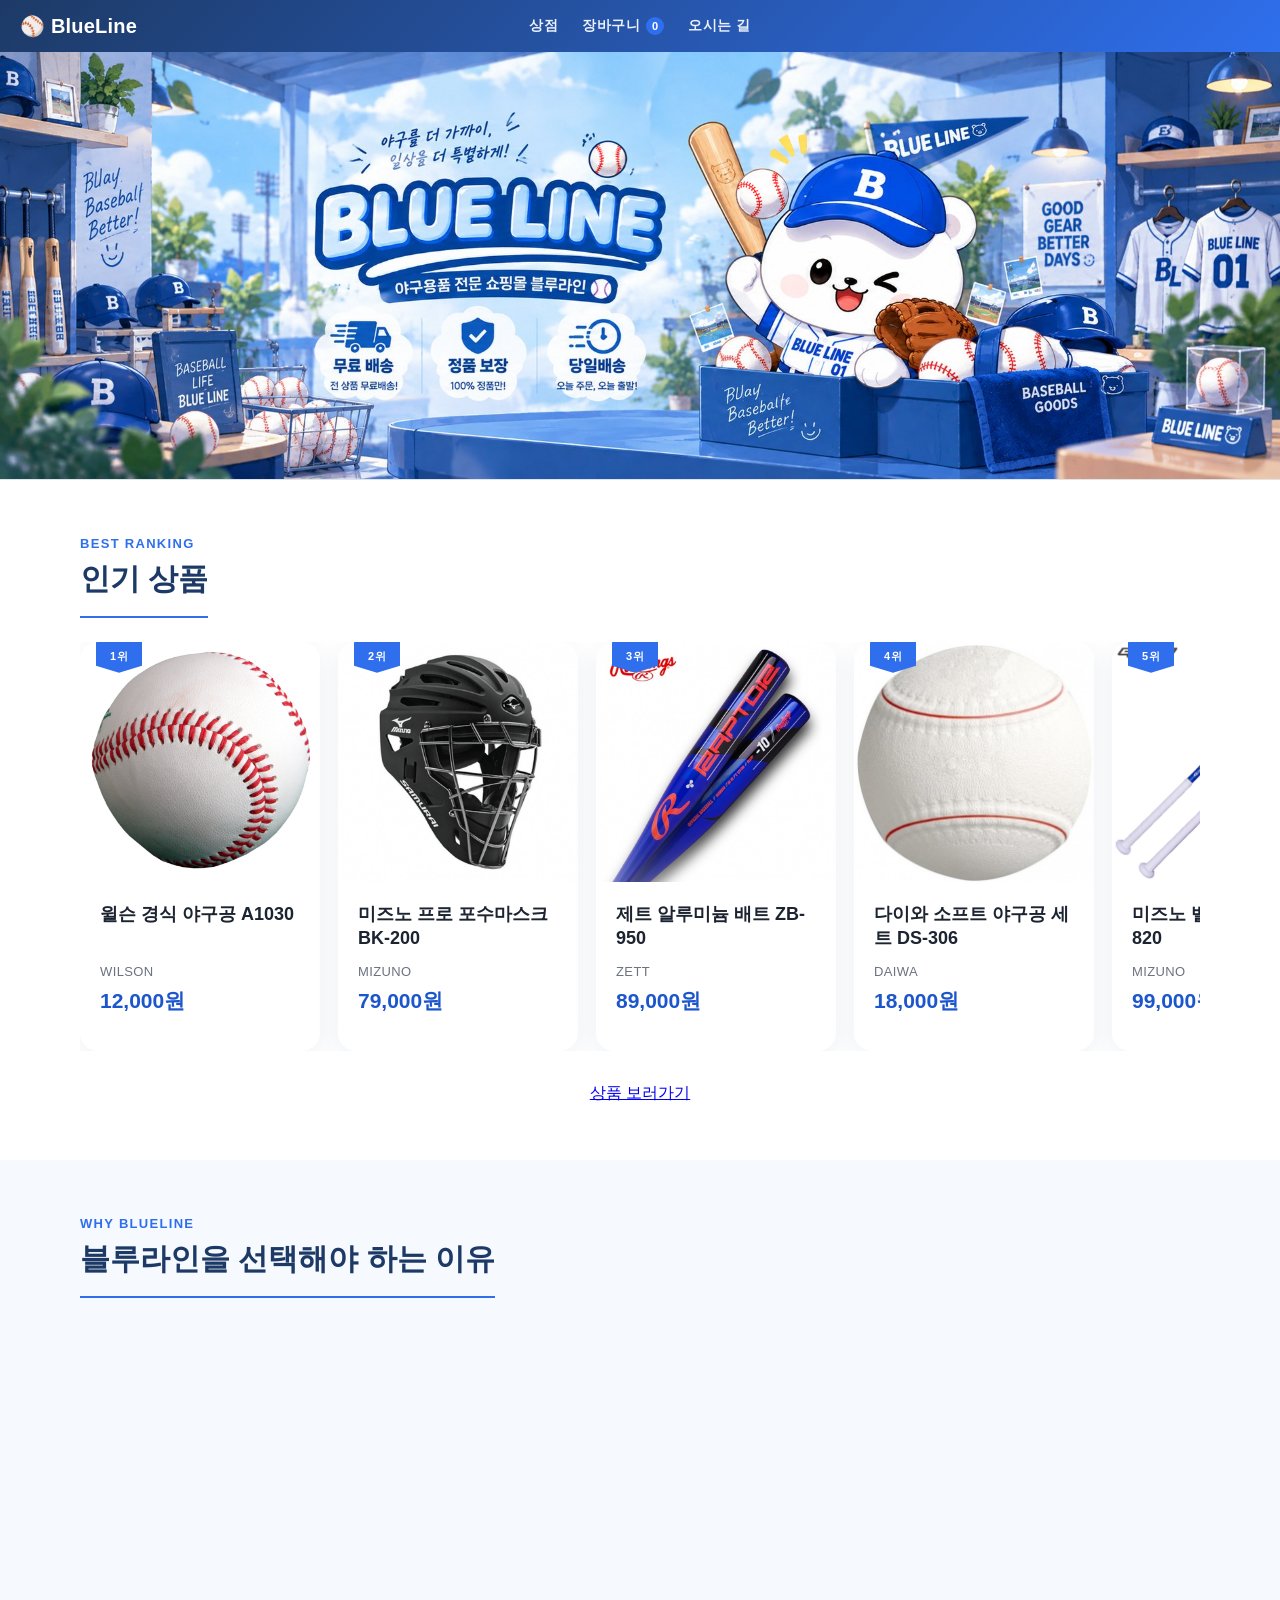
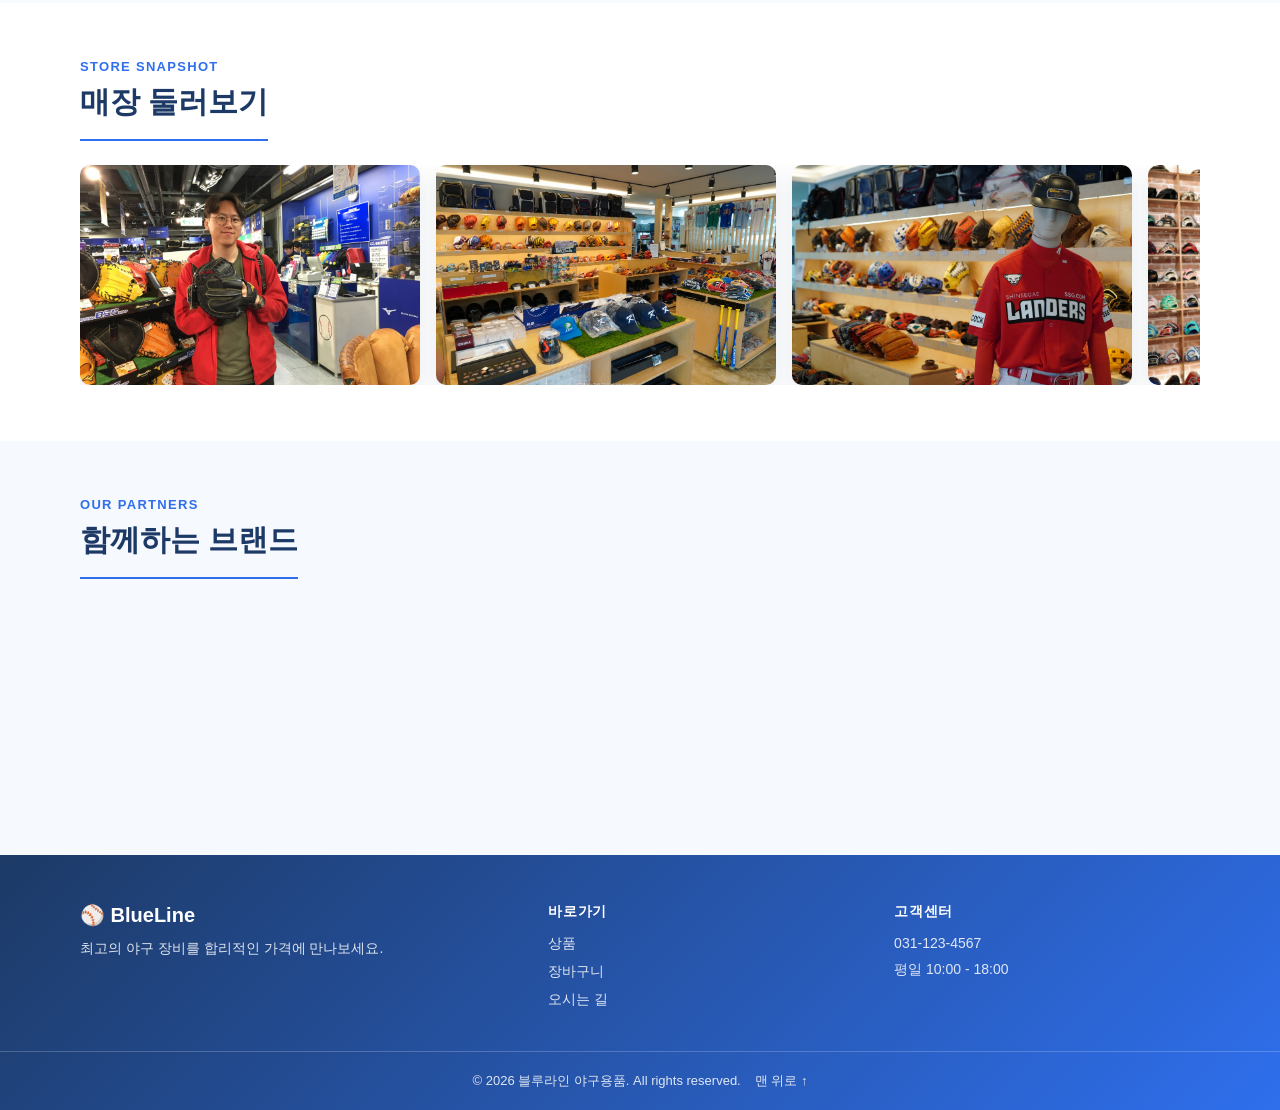
<file: index.html>
<!DOCTYPE html>
<html lang="ko">
<head>
  <meta charset="UTF-8" />
  <meta name="viewport" content="width=device-width, initial-scale=1.0" />
  <meta name="description" content="블루라인 야구용품 - 신상품, 유소년, 랭킹, 브랜드별 야구 장비를 만나보세요." />
  <link rel="icon" href="data:image/svg+xml,<svg xmlns=%22http://www.w3.org/2000/svg%22 viewBox=%220 0 100 100%22><text y=%22.9em%22 font-size=%2290%22>⚾</text></svg>" />
  <title>블루라인 야구용품 쇼핑몰</title>
  <link rel="stylesheet" href="css/style.css" />
</head>
<body>
  <div id="introScreen" class="intro-screen">
    <img src="images/intro.jpg" alt="블루라인 로딩 화면" class="intro-image" />
    <div class="intro-fly-ball"></div>
  </div>

  <header class="top-bar">
    <a class="logo" href="index.html?home=1">⚾ BlueLine</a>
    <nav class="top-nav" aria-label="상단 메뉴">
      <a href="shop.html">상점</a>
      <a href="cart.html">장바구니 <span id="cartCount" class="cart-count">0</span></a>
      <a href="location.html">오시는 길</a>
    </nav>
  </header>

  <section class="hero-banner">
        <div class="hero-banner-stage">
          <img class="hero-banner-image" src="images/banner.jpg" alt="블루라인 야구용품 메인 배너" />
          <img class="hero-fx hero-fx-ball1" src="images/banner-ball1.png" alt="" aria-hidden="true" />
          <img class="hero-fx hero-fx-marks" src="images/banner-marks.png" alt="" aria-hidden="true" />
          <img class="hero-fx hero-fx-ball2" src="images/banner-ball2.png" alt="" aria-hidden="true" />
      </div>
  </section>

  <section class="ranking-preview">
    <div class="container">
      <div class="section-title">
        <p>Best Ranking</p>
        <h2>인기 상품</h2>
      </div>
      <div class="ranking-track-wrap">
        <div id="rankingList" class="ranking-track"></div>
      </div>
      <div class="section-cta">
        <a href="shop.html?cat=ranking" class="hero-cta">상품 보러가기</a>
      </div>
    </div>
  </section>

  <section class="why-us">
    <div class="container">
      <div class="section-title">
        <p>Why BlueLine</p>
        <h2>블루라인을 선택해야 하는 이유</h2>
      </div>
      <div class="why-grid">
        <div class="why-card why-dir-left">
          <img class="why-icon" src="images/icon4.png" alt="무료배송 아이콘" />
          <h3>무료배송</h3>
          <p>2만원 이상 구매 시 전국 어디서나 무료배송으로 편하게 받아보세요.</p>
        </div>
        <div class="why-card why-dir-bottom">
          <img class="why-icon" src="images/icon3.png" alt="정품보장 아이콘" />
          <h3>정품보장</h3>
          <p>모든 상품은 정식 수입·유통 경로를 통해 들어온 100% 정품입니다.</p>
        </div>
        <div class="why-card why-dir-top">
          <img class="why-icon" src="images/icon2.png" alt="당일발송 아이콘" />
          <h3>당일발송</h3>
          <p>오후 2시 이전 주문 시 당일 출고로 빠르게 받아보실 수 있어요.</p>
        </div>
        <div class="why-card why-dir-right">
          <img class="why-icon" src="images/icon1.png" alt="전문상담 아이콘" />
          <h3>전문 상담</h3>
          <p>야구용품 전문가가 눈높이에 맞는 장비를 추천해드립니다.</p>
        </div>
      </div>
    </div>
  </section>

  <section class="store-gallery">
    <div class="container">
      <div class="section-title">
        <p>Store Snapshot</p>
        <h2>매장 둘러보기</h2>
      </div>
      <div class="gallery-track-wrap">
        <div class="gallery-track">
          <div class="gallery-item"><img src="images/gallery1.jpg" alt="매장 스냅샷 1" /></div>
          <div class="gallery-item"><img src="images/gallery2.jpg" alt="매장 스냅샷 2" /></div>
          <div class="gallery-item"><img src="images/gallery3.jpg" alt="매장 스냅샷 3" /></div>
          <div class="gallery-item"><img src="images/gallery4.jpg" alt="매장 스냅샷 4" /></div>
          <div class="gallery-item"><img src="images/gallery5.jfif" alt="매장 스냅샷 5" /></div>
          <div class="gallery-item"><img src="images/gallery6.jfif" alt="매장 스냅샷 6" /></div>
        </div>
      </div>
    </div>
  </section>

  <section class="brand-strip">
    <div class="container">
      <div class="section-title">
        <p>Our Partners</p>
        <h2>함께하는 브랜드</h2>
      </div>
      <div class="brand-strip-list">
        <div class="brand-card"><img src="images/brand1.png" alt="구보타 슬러거" /></div>
        <div class="brand-card"><img src="images/brand2.png" alt="스톰지투" /></div>
        <div class="brand-card"><img src="images/brand3.png" alt="윌슨" /></div>
        <div class="brand-card"><img src="images/brand4.png" alt="아디다스" /></div>
        <div class="brand-card"><img src="images/brand5.png" alt="골든글러브" /></div>
        <div class="brand-card"><img src="images/brand6.png" alt="D-QUEST 명품글러브" /></div>
        <div class="brand-card"><img src="images/brand7.png" alt="하타케야마 오더미트" /></div>
        <div class="brand-card"><img src="images/brand8.png" alt="유니글러브" /></div>
        <div class="brand-card"><img src="images/brand9.png" alt="제트 오더글러브" /></div>
        <div class="brand-card"><img src="images/brand10.png" alt="미즈노 프로 오더 글러브" /></div>
      </div>
    </div>
  </section>

  <footer class="site-footer">
    <div class="container footer-grid">
      <div class="footer-brand">
        <p class="footer-logo">⚾ BlueLine</p>
        <p class="footer-desc">최고의 야구 장비를 합리적인 가격에 만나보세요.</p>
      </div>
      <div class="footer-col">
        <h4>바로가기</h4>
        <a href="shop.html">상품</a>
        <a href="cart.html">장바구니</a>
        <a href="location.html">오시는 길</a>
      </div>
      <div class="footer-col">
        <h4>고객센터</h4>
        <p>031-123-4567</p>
        <p>평일 10:00 - 18:00</p>
      </div>
    </div>
    <div class="footer-bottom">
      <p>&copy; 2026 블루라인 야구용품. All rights reserved.</p>
      <a href="#" class="footer-top-link">맨 위로 ↑</a>
    </div>
  </footer>
  <button id="topButton" class="top-button" type="button" aria-label="맨 위로">
    <img src="images/mascot4.png" alt="맨 위로" class="top-button-image" />
  </button>
  <script src="js/app.js"></script>
</body>
</html>
</file>
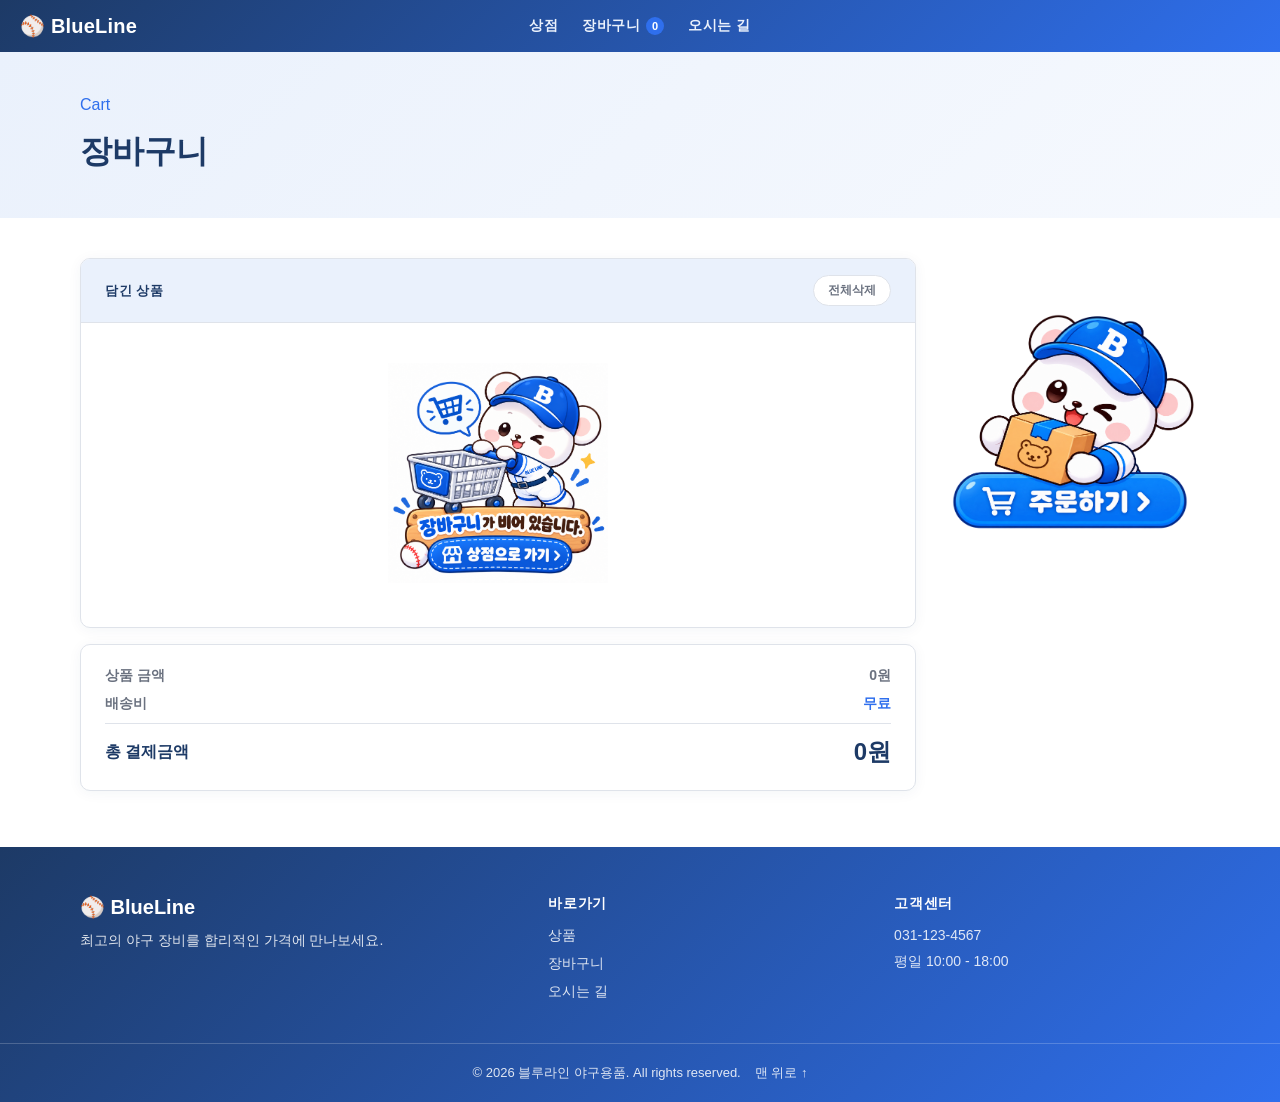
<file: cart.html>
<!DOCTYPE html>
<html lang="ko">
<head>
  <meta charset="UTF-8" />
  <meta name="viewport" content="width=device-width, initial-scale=1.0" />
  <meta name="description" content="블루라인 야구용품 - 장바구니" />
  <link rel="icon" href="data:image/svg+xml,<svg xmlns=%22http://www.w3.org/2000/svg%22 viewBox=%220 0 100 100%22><text y=%22.9em%22 font-size=%2290%22>⚾</text></svg>" />
  <title>장바구니 - 블루라인 야구용품</title>
  <link rel="stylesheet" href="css/style.css" />
</head>
<body>
  <header class="top-bar">
    <a class="logo" href="index.html?home=1">⚾ BlueLine</a>
    <nav class="top-nav" aria-label="상단 메뉴">
      <a href="shop.html">상점</a>
      <a href="cart.html">장바구니 <span id="cartCount" class="cart-count">0</span></a>
      <a href="location.html">오시는 길</a>
    </nav>
  </header>

  <main>
    <section class="cart-section" aria-labelledby="cartTitle">
      <div class="page-banner">
        <div class="container">
          <p class="eyebrow">Cart</p>
          <h2 id="cartTitle" class="page-banner-heading">장바구니</h2>
        </div>
      </div>
      <div class="container">
        <div class="cart-layout">
          <div class="cart-main">
            <div class="cart-box">
              <div class="cart-box-header">
                <span>담긴 상품</span>
                <button id="clearCartBtn" class="clear-cart-btn" type="button">전체삭제</button>
              </div>
              <div id="cartList" class="cart-list">
                <p class="empty-cart">장바구니가 비어 있습니다.</p>
              </div>
            </div>
            <div class="cart-summary-box">
              <div class="cart-summary-row">
                <span>상품 금액</span>
                <span id="cartSubtotal">0원</span>
              </div>
              <div class="cart-summary-row">
                <span>배송비</span>
                <span id="cartShipping">0원</span>
              </div>
              <div class="cart-summary-row cart-summary-total">
                <span>총 결제금액</span>
                <strong id="cartTotal">0원</strong>
              </div>
            </div>
          </div>
          <button id="checkoutBtn" class="checkout-btn" type="button">
            <img src="images/icon5.png" alt="주문하기" class="checkout-btn-image" />
            <img src="images/icon5-mark.png" alt="" class="checkout-btn-mark" aria-hidden="true" />
          </button>
        </div>
      </div>
    </section>
  </main>

  <div id="orderModal" class="modal-overlay hidden">
    <div class="modal-box">
      <img src="images/icon7.png" alt="주문이 완료되었습니다!" class="modal-mascot-image modal-mascot-image-large" />
      <button id="orderModalClose" class="hero-cta" type="button">확인</button>
    </div>
  </div>

  <div id="clearCartModal" class="modal-overlay hidden">
    <div class="modal-clear-wrap">
      <div class="modal-box">
        <img src="images/icon9.png" alt="장바구니를 비우시겠어요?" class="modal-mascot-image modal-mascot-image-photo modal-mascot-image-full" />
      </div>
      <div class="modal-actions">
        <button id="clearCartCancel" class="modal-btn-secondary" type="button">취소</button>
        <button id="clearCartConfirm" class="modal-btn-danger" type="button">비우기</button>
      </div>
    </div>
  </div>

  <footer class="site-footer">
    <div class="container footer-grid">
      <div class="footer-brand">
        <p class="footer-logo">⚾ BlueLine</p>
        <p class="footer-desc">최고의 야구 장비를 합리적인 가격에 만나보세요.</p>
      </div>
      <div class="footer-col">
        <h4>바로가기</h4>
        <a href="shop.html">상품</a>
        <a href="cart.html">장바구니</a>
        <a href="location.html">오시는 길</a>
      </div>
      <div class="footer-col">
        <h4>고객센터</h4>
        <p>031-123-4567</p>
        <p>평일 10:00 - 18:00</p>
      </div>
    </div>
    <div class="footer-bottom">
      <p>&copy; 2026 블루라인 야구용품. All rights reserved.</p>
      <a href="#" class="footer-top-link">맨 위로 ↑</a>
    </div>
  </footer>
  <button id="topButton" class="top-button" type="button" aria-label="맨 위로">
    <img src="images/mascot4.png" alt="맨 위로" class="top-button-image" />
  </button>
  <script src="js/app.js"></script>
</body>
</html>
</file>
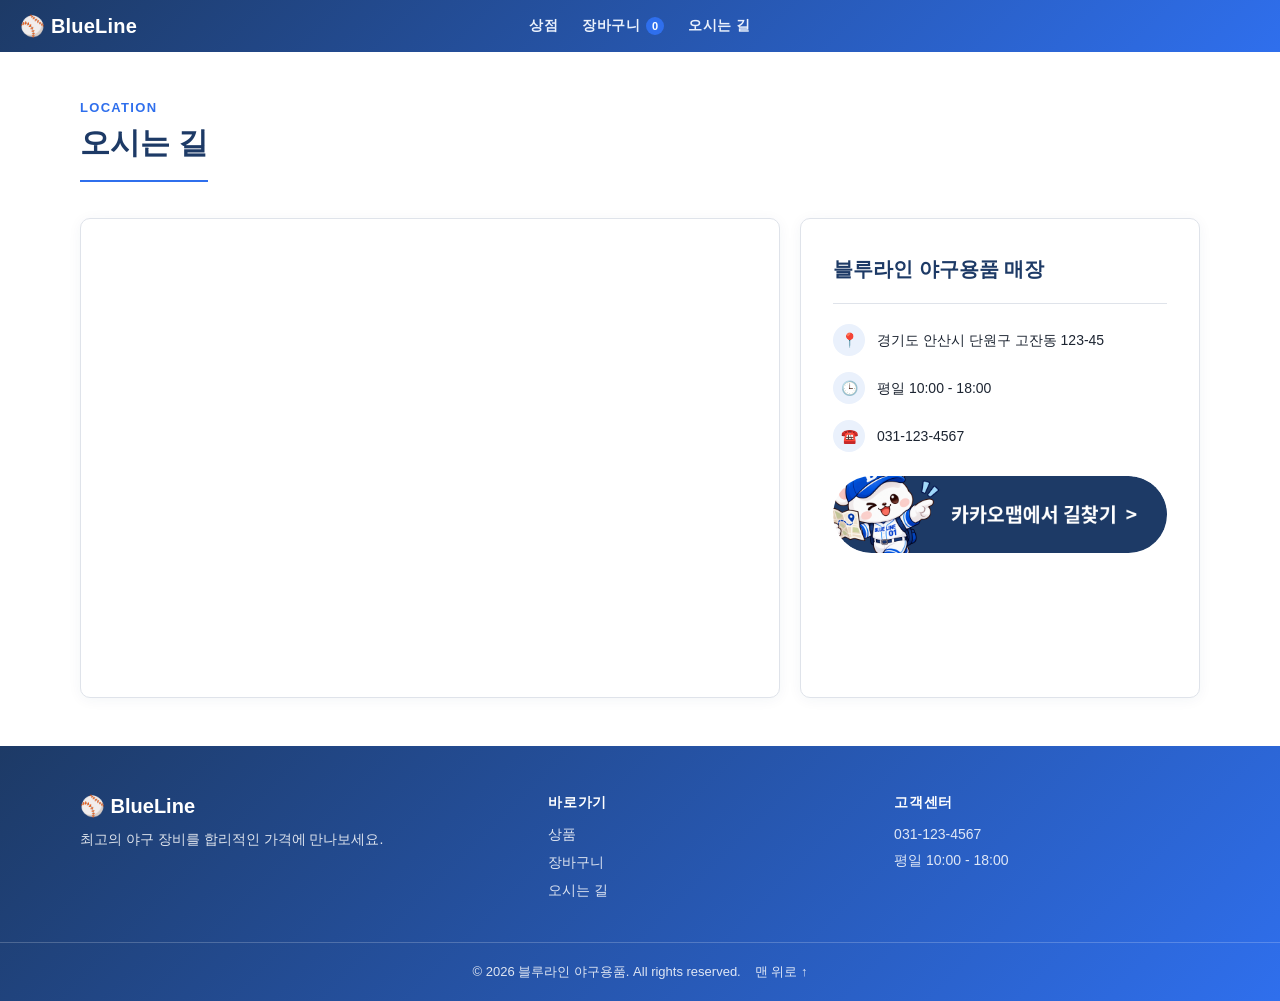
<file: location.html>
<!DOCTYPE html>
<html lang="ko">
<head>
  <meta charset="UTF-8" />
  <meta name="viewport" content="width=device-width, initial-scale=1.0" />
  <meta name="description" content="블루라인 야구용품 - 오시는 길" />
  <link rel="icon" href="data:image/svg+xml,<svg xmlns=%22http://www.w3.org/2000/svg%22 viewBox=%220 0 100 100%22><text y=%22.9em%22 font-size=%2290%22>⚾</text></svg>" />
  <title>오시는 길 - 블루라인 야구용품</title>
  <link rel="stylesheet" href="css/style.css" />
</head>
<body>
  <header class="top-bar">
    <a class="logo" href="index.html">⚾ BlueLine</a>
    <nav class="top-nav" aria-label="상단 메뉴">
      <a href="shop.html">상점</a>
      <a href="cart.html">장바구니 <span id="cartCount" class="cart-count">0</span></a>
      <a href="location.html">오시는 길</a>
    </nav>
  </header>

  <main>
    <section class="location-section">
      <div class="container">
        <div class="location-layout">
          <div class="section-title location-title">
            <p>Location</p>
            <h2>오시는 길</h2>
          </div>
          <div id="map"></div>
          <div class="store-info">
            <h3>블루라인 야구용품 매장</h3>
            <ul class="store-info-list">
              <li><span class="store-info-icon">📍</span><span>경기도 안산시 단원구 고잔동 123-45</span></li>
              <li><span class="store-info-icon">🕒</span><span>평일 10:00 - 18:00</span></li>
              <li><span class="store-info-icon">☎️</span><span>031-123-4567</span></li>
            </ul>
            <a href="https://map.kakao.com/" target="_blank" rel="noopener" class="store-info-cta store-info-cta-image">
              <img src="images/icon_kakao.png" alt="카카오맵에서 길찾기" />
            </a>
          </div>
        </div>
      </div>
    </section>
  </main>

  <footer class="site-footer">
    <div class="container footer-grid">
      <div class="footer-brand">
        <p class="footer-logo">⚾ BlueLine</p>
        <p class="footer-desc">최고의 야구 장비를 합리적인 가격에 만나보세요.</p>
      </div>
      <div class="footer-col">
        <h4>바로가기</h4>
        <a href="shop.html">상품</a>
        <a href="cart.html">장바구니</a>
        <a href="location.html">오시는 길</a>
      </div>
      <div class="footer-col">
        <h4>고객센터</h4>
        <p>031-123-4567</p>
        <p>평일 10:00 - 18:00</p>
      </div>
    </div>
    <div class="footer-bottom">
      <p>&copy; 2026 블루라인 야구용품. All rights reserved.</p>
      <a href="#" class="footer-top-link">맨 위로 ↑</a>
    </div>
  </footer>
  <script src="//dapi.kakao.com/v2/maps/sdk.js?appkey=YOUR_APP_KEY"></script>
  <script src="js/app.js"></script>
</body>
</html>
</file>
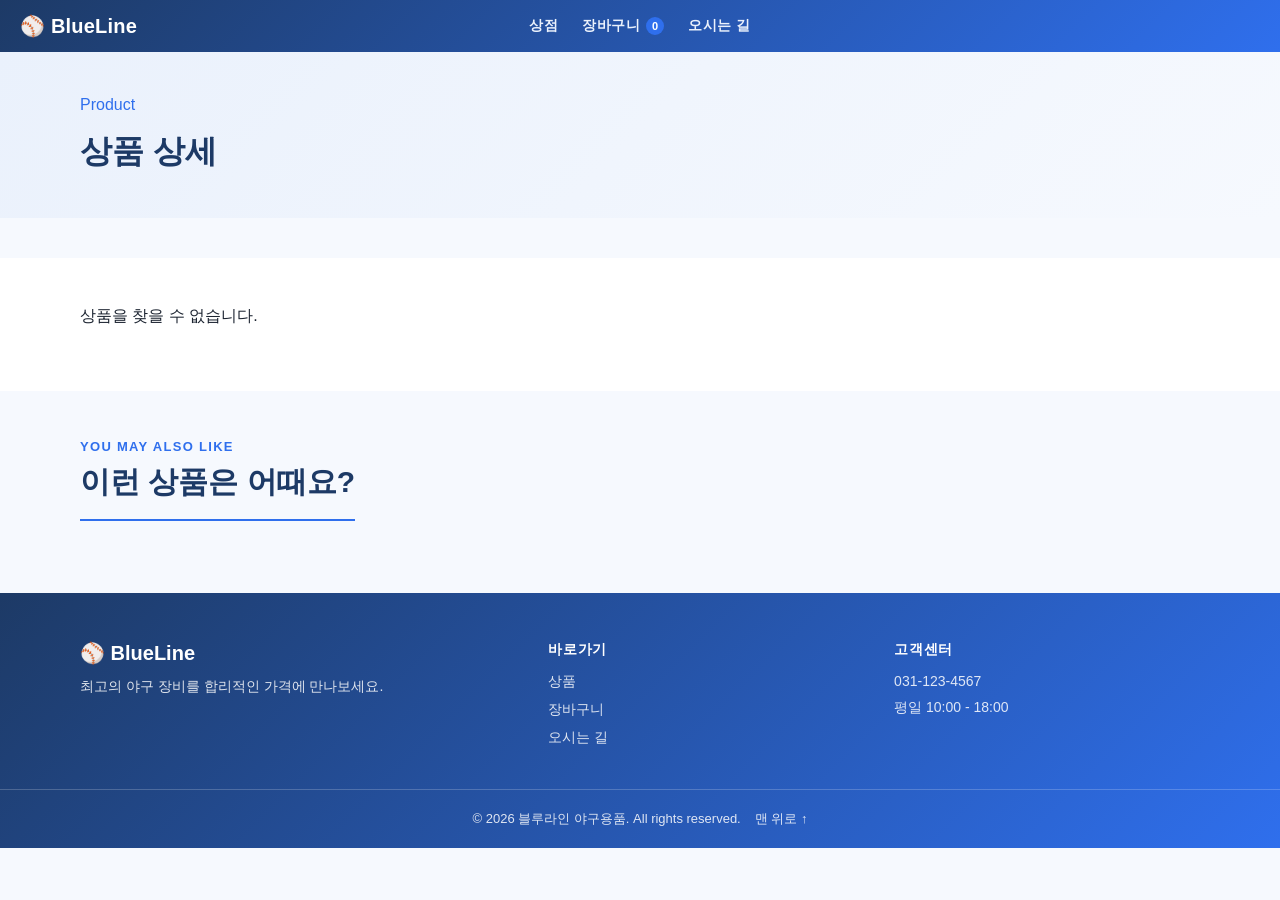
<file: product.html>
<!DOCTYPE html>
<html lang="ko">
<head>
  <meta charset="UTF-8" />
  <meta name="viewport" content="width=device-width, initial-scale=1.0" />
  <meta name="description" content="블루라인 야구용품 - 상품 상세" />
  <link rel="icon" href="data:image/svg+xml,<svg xmlns=%22http://www.w3.org/2000/svg%22 viewBox=%220 0 100 100%22><text y=%22.9em%22 font-size=%2290%22>⚾</text></svg>" />
  <title>상품 상세 - 블루라인 야구용품</title>
  <link rel="stylesheet" href="css/style.css" />
</head>
<body>
  <header class="top-bar">
    <a class="logo" href="index.html">⚾ BlueLine</a>
    <nav class="top-nav" aria-label="상단 메뉴">
      <a href="shop.html">상점</a>
      <a href="cart.html">장바구니 <span id="cartCount" class="cart-count">0</span></a>
      <a href="location.html">오시는 길</a>
    </nav>
  </header>

  <div class="page-banner">
    <div class="container">
      <p class="eyebrow">Product</p>
      <h2 id="productDetailName" class="page-banner-heading">상품 상세</h2>
    </div>
  </div>

  <main>
    <section class="product-detail">
      <div class="container">
        <div class="product-detail-layout" id="productDetail"></div>
      </div>
    </section>

    <section class="related-products">
      <div class="container">
        <div class="section-title">
          <p>You May Also Like</p>
          <h2>이런 상품은 어때요?</h2>
        </div>
        <div id="relatedList" class="product-grid"></div>
      </div>
    </section>
  </main>

  <footer class="site-footer">
    <div class="container footer-grid">
      <div class="footer-brand">
        <p class="footer-logo">⚾ BlueLine</p>
        <p class="footer-desc">최고의 야구 장비를 합리적인 가격에 만나보세요.</p>
      </div>
      <div class="footer-col">
        <h4>바로가기</h4>
        <a href="shop.html">상품</a>
        <a href="cart.html">장바구니</a>
        <a href="location.html">오시는 길</a>
      </div>
      <div class="footer-col">
        <h4>고객센터</h4>
        <p>031-123-4567</p>
        <p>평일 10:00 - 18:00</p>
      </div>
    </div>
    <div class="footer-bottom">
      <p>&copy; 2026 블루라인 야구용품. All rights reserved.</p>
      <a href="#" class="footer-top-link">맨 위로 ↑</a>
    </div>
  </footer>
  <button id="topButton" class="top-button" type="button" aria-label="맨 위로">
    <img src="images/mascot4.png" alt="맨 위로" class="top-button-image" />
  </button>
  <script src="js/app.js"></script>
</body>
</html>
</file>
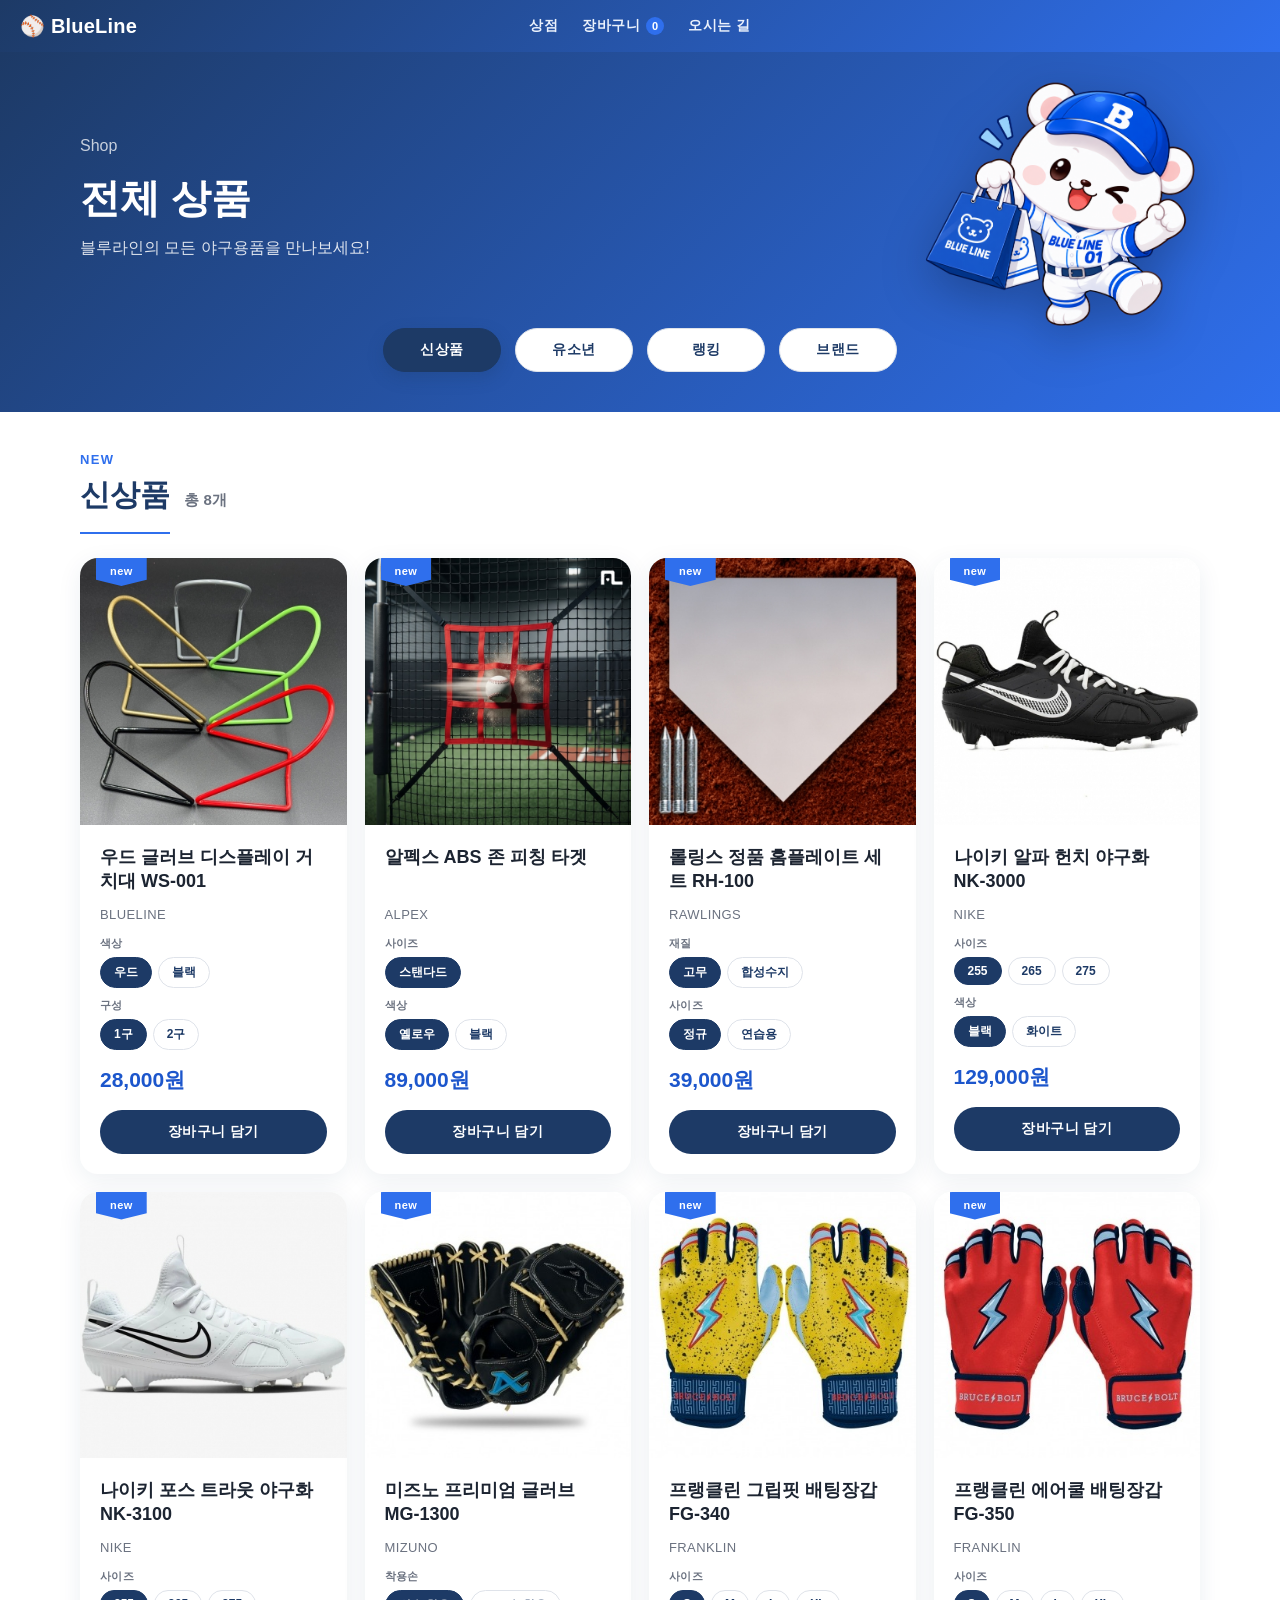
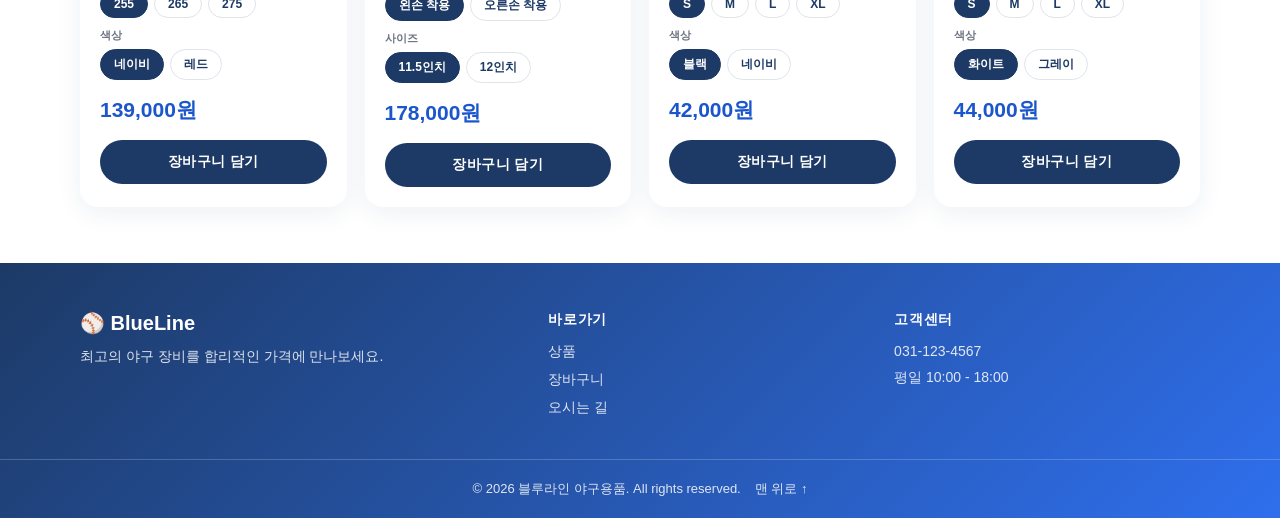
<file: shop.html>
<!DOCTYPE html>
<html lang="ko">
<head>
  <meta charset="UTF-8" />
  <meta name="viewport" content="width=device-width, initial-scale=1.0" />
  <meta name="description" content="블루라인 야구용품 - 신상품, 유소년, 랭킹, 브랜드별 야구 장비를 만나보세요." />
  <link rel="icon" href="data:image/svg+xml,<svg xmlns=%22http://www.w3.org/2000/svg%22 viewBox=%220 0 100 100%22><text y=%22.9em%22 font-size=%2290%22>⚾</text></svg>" />
  <title>상품 - 블루라인 야구용품</title>
  <link rel="stylesheet" href="css/style.css" />
</head>
<body>
  <header class="top-bar">
    <a class="logo" href="index.html">⚾ BlueLine</a>
    <nav class="top-nav" aria-label="상단 메뉴">
      <a href="shop.html">상점</a>
      <a href="cart.html">장바구니 <span id="cartCount" class="cart-count">0</span></a>
      <a href="location.html">오시는 길</a>
    </nav>
  </header>

  <section class="shop-hero">
    <div class="container shop-hero-inner">
      <div class="shop-hero-text">
        <p class="eyebrow">Shop</p>
        <h1 class="shop-hero-title">전체 상품</h1>
        <p class="hero-desc">블루라인의 모든 야구용품을 만나보세요!</p>
      </div>
      <img class="shop-hero-character" src="images/mascot2.png" alt="블루라인 마스코트 캐릭터" />
    </div>
    <nav class="category-nav shop-hero-nav" aria-label="상품 카테고리">
      <button class="nav-button active" type="button" data-category="new">신상품</button>
      <button class="nav-button" type="button" data-category="youth">유소년</button>
      <button class="nav-button" type="button" data-category="ranking">랭킹</button>
      <button class="nav-button" type="button" data-category="brand">브랜드</button>
    </nav>
  </section>

  <main>
    <section class="shop-section">
      <div class="container">
        <div class="section-title">
          <p id="categoryLabel">NEW</p>
          <h2 id="categoryTitle">신상품</h2>
          <span id="categoryCount" class="category-count"></span>
        </div>
        <div id="productList" class="product-grid"></div>
      </div>
    </section>
  </main>

  <footer class="site-footer">
    <div class="container footer-grid">
      <div class="footer-brand">
        <p class="footer-logo">⚾ BlueLine</p>
        <p class="footer-desc">최고의 야구 장비를 합리적인 가격에 만나보세요.</p>
      </div>
      <div class="footer-col">
        <h4>바로가기</h4>
        <a href="shop.html">상품</a>
        <a href="cart.html">장바구니</a>
        <a href="location.html">오시는 길</a>
      </div>
      <div class="footer-col">
        <h4>고객센터</h4>
        <p>031-123-4567</p>
        <p>평일 10:00 - 18:00</p>
      </div>
    </div>
    <div class="footer-bottom">
      <p>&copy; 2026 블루라인 야구용품. All rights reserved.</p>
      <a href="#" class="footer-top-link">맨 위로 ↑</a>
    </div>
  </footer>
  <button id="topButton" class="top-button" type="button" aria-label="맨 위로">
    <img src="images/mascot4.png" alt="맨 위로" class="top-button-image" />
  </button>
  <script src="js/app.js"></script>
</body>
</html>
</file>
<file: css/style.css>
/* ── 변수 ──────────────────────────────── */
*, *::before, *::after { box-sizing: border-box; }

:root {
  --blue:   #2f6fed;
  --blue-d: #1c56cc;
  --navy:   #1d3a66;
  --dark:   #1c2431;
  --muted:  #6b7280;
  --border: #dfe3ea;
  --bg:     #f6f9fe;
  --card:   #eaf1fc;
  --radius: 10px;
}

/* ── 맨 위로 버튼 ───────────────────────── */
.top-button { position: fixed; right: 20px; bottom: 20px; width: 100px; height: 100px; display: flex; align-items: center; justify-content: center; border: 0; border-radius: 0; background: transparent; padding: 0; cursor: pointer; opacity: 0; visibility: hidden; transform: translateY(10px); transition: opacity .25s, transform .25s, visibility .25s; z-index: 90; }

.top-button.is-visible { opacity: 1; visibility: visible; transform: translateY(0); }

.top-button-image { width: 100%; height: 100%; object-fit: contain; filter: drop-shadow(0 6px 14px rgba(29,58,102,.35)); transition: transform .2s; }

.top-button:hover .top-button-image { transform: translateY(-3px); }

.top-button.is-bouncing .top-button-image { animation: top-button-bounce .5s ease; }

@keyframes top-button-bounce {
  0%   { transform: translateY(0) scale(1); }
  30%  { transform: translateY(-14px) scale(1.05); }
  55%  { transform: translateY(2px) scale(.97); }
  100% { transform: translateY(0) scale(1); }
}
body { margin: 0; font-family: "Malgun Gothic", Arial, sans-serif; background: var(--bg); color: var(--dark); overflow-x: hidden; opacity: 0; transition: opacity .25s ease; }

/* ── 404 페이지 ─────────────────────────── */
.not-found-section { background: #fff; padding: 80px 0; }

.not-found-inner { display: flex; flex-direction: column; align-items: center; text-align: center; }

.not-found-image { width: 200px; height: auto; margin-bottom: 8px; filter: drop-shadow(0 10px 20px rgba(29,58,102,.15)); }

.not-found-heading { margin: 0 0 14px; color: var(--navy); font-size: 30px; font-weight: 700; }

.not-found-inner .hero-desc { margin-bottom: 8px; }

body.page-ready { opacity: 1; }

body.page-leaving { opacity: 0; }

/* ── 인트로 화면 ────────────────────────── */
.intro-screen { position: fixed; inset: 0; z-index: 1000; display: flex; align-items: center; justify-content: center; background: #eaf3ff; overflow: hidden; opacity: 1; visibility: visible; transition: opacity .3s ease, visibility .3s ease; }

.intro-image { width: 100%; height: 100%; object-fit: cover; }

.intro-fly-ball { position: absolute; top: 44%; left: 19.5%; width: 3vw; aspect-ratio: 1 / 1; background-image: url("../images/btn.png"); background-size: contain; background-repeat: no-repeat; background-position: center; transform-origin: center center; transform: translate(-50%, -50%); animation: intro-ball-catch 1.4s linear forwards; z-index: 2; }

@keyframes intro-ball-catch {
  0%   { left: 19.5%; top: 60.0%; transform: translate(-50%, -50%) rotate(0deg); }
  10%  { left: 26.2%; top: 47.9%; transform: translate(-50%, -50%) rotate(72deg); }
  20%  { left: 32.8%; top: 38.5%; transform: translate(-50%, -50%) rotate(144deg); }
  30%  { left: 39.5%; top: 31.9%; transform: translate(-50%, -50%) rotate(216deg); }
  40%  { left: 46.1%; top: 28.1%; transform: translate(-50%, -50%) rotate(288deg); }
  50%  { left: 52.8%; top: 27.0%; transform: translate(-50%, -50%) rotate(360deg); }
  60%  { left: 59.4%; top: 28.7%; transform: translate(-50%, -50%) rotate(432deg); }
  70%  { left: 66.1%; top: 33.1%; transform: translate(-50%, -50%) rotate(504deg); }
  80%  { left: 72.7%; top: 40.3%; transform: translate(-50%, -50%) rotate(576deg); }
  90%  { left: 79.4%; top: 50.3%; transform: translate(-50%, -50%) rotate(648deg); }
  100% { left: 86.0%; top: 63.0%; transform: translate(-50%, -50%) rotate(720deg); }
}

.intro-screen.is-hidden { opacity: 0; visibility: hidden; pointer-events: none; transform: scale(1.03); }

body.intro-active { overflow: hidden; }
/* ── 상단 로고 바 ──────────────────────── */
.top-bar { display: grid; grid-template-columns: 1fr auto 1fr; align-items: center; padding: 14px 20px; background: linear-gradient(135deg, var(--navy), var(--blue)); }

.logo { justify-self: start; color: #fff; font-size: 20px; font-weight: 900; letter-spacing: .01em; text-decoration: none; }

.top-nav { grid-column: 2; display: flex; gap: 24px; }

.top-nav a { display: inline-flex; align-items: center; gap: 6px; color: #eaf1fc; font-size: 14px; font-weight: 700; letter-spacing: .04em; text-decoration: none; }

.top-nav a:hover { color: #fff; }

.cart-count { display: inline-flex; align-items: center; justify-content: center; min-width: 18px; height: 18px; padding: 0 4px; border-radius: 999px; background: var(--blue); color: #fff; font-size: 11px; font-weight: 800; }

.cart-count.is-pulsing { animation: cart-badge-pulse .4s ease; }

@keyframes cart-badge-pulse {
  0% { transform: scale(1); }
  40% { transform: scale(1.6); }
  100% { transform: scale(1); }
}

.hero-banner { background: var(--bg); border-bottom: 1px solid var(--border); padding: 0; }

.hero-banner-stage { position: relative; width: 100vw; margin-left: calc(50% - 50vw); }

.hero-banner-image { display: block; width: 100%; height: auto; }

/* 배너 일부만 움직이는 효과 (transform/opacity만 사용 → 가벼움) */
.hero-fx { position: absolute; height: auto; pointer-events: none; will-change: transform; }

.hero-fx-ball1 { left: 45.672%; top: 19.89%; width: 3.591%; animation: hero-bob 3.6s ease-in-out infinite, hero-sway 5.4s ease-in-out infinite, hero-tilt 4.5s ease-in-out infinite; }

.hero-fx-marks { left: 59.807%; top: 18.232%; width: 3.545%; animation: hero-pulse 2s ease-in-out infinite; }

.hero-fx-ball2 { left: 57.551%; top: 27.21%; width: 4.052%; animation: hero-spin 3.2s linear infinite; }

/* 슬로건 옆 공: 위아래 / 좌우 / 기울기가 서로 다른 박자로 움직여 자연스럽게 둥실둥실 */
@keyframes hero-bob {
  0%, 100% { translate: 0 0; }
  50% { translate: 0 -40%; }
}

@keyframes hero-sway {
  0%, 100% { transform: translateX(-10%); }
  50% { transform: translateX(10%); }
}

@keyframes hero-tilt {
  0%, 100% { rotate: -8deg; }
  50% { rotate: 8deg; }
}

/* 노란 표시: "!!" 하고 두 번 팍팍 튀고 잠깐 쉼 */
@keyframes hero-pulse {
  0%   { transform: scale(1) rotate(0deg); }
  12%  { transform: scale(1.45) rotate(-7deg); }
  26%  { transform: scale(1) rotate(0deg); }
  40%  { transform: scale(1.3) rotate(6deg); }
  54%, 100% { transform: scale(1) rotate(0deg); }
}

/* 방망이 옆 공: 한 바퀴씩 돌면서 살짝 커졌다 작아짐 */
@keyframes hero-spin {
  0%   { transform: rotate(0deg) scale(1); }
  50%  { transform: rotate(180deg) scale(1.12); }
  100% { transform: rotate(360deg) scale(1); }
}

@media (prefers-reduced-motion: reduce) {
  .hero-fx { animation: none; }
}

/* ── 랭킹 미리보기 ──────────────────────── */
.ranking-preview { background: #fff; padding: 56px 0; }

.ranking-preview .product-grid { margin-bottom: 32px; }

.ranking-track-wrap { overflow: hidden; margin-bottom: 32px; }

.ranking-track { display: flex; gap: 18px; width: max-content; animation: ranking-scroll 34s linear infinite; }

.ranking-track-wrap:hover .ranking-track { animation-play-state: paused; }

.ranking-track .product-card { width: 240px; flex-shrink: 0; }

.ranking-track .product-card.rank-fade-init { opacity: 0; transform: translateY(28px); transition: opacity .6s ease, transform .6s ease; }

.ranking-track .product-card.rank-fade-init.is-visible { opacity: 1; transform: translateY(0); }

@keyframes ranking-scroll {
  from { transform: translateX(0); }
  to { transform: translateX(-50%); }
}

.section-cta { text-align: center; }

/* ── 신뢰 포인트 ────────────────────────── */
.why-us { background: var(--bg); padding: 56px 0; }

.why-grid { display: grid; grid-template-columns: repeat(4, 1fr); gap: 20px; }

.why-card { background: #fff; border: 1px solid var(--border); border-radius: var(--radius); padding: 28px 20px; text-align: center; }

.why-card.reveal-init { opacity: 0; will-change: opacity, transform; transition: opacity .5s ease, transform .5s ease; }

.why-card.reveal-init.is-visible { opacity: 1; transform: translate(0, 0); }

.why-dir-left.reveal-init { transform: translateX(-60px); }

.why-dir-right.reveal-init { transform: translateX(60px); }

.why-dir-top.reveal-init { transform: translateY(-60px); }

.why-dir-bottom.reveal-init { transform: translateY(60px); }

.why-icon { display: block; width: 78px; height: 78px; object-fit: contain; margin: 0 auto 14px; }

.why-card h3 { margin-bottom: 8px; color: var(--navy); font-size: 17px; }

.why-card p { margin: 0; color: var(--muted); font-size: 14px; line-height: 1.6; }

/* ── 매장 갤러리 ────────────────────────── */
.store-gallery { background: #fff; padding: 56px 0; }

.gallery-track-wrap { overflow-x: auto; overflow-y: hidden; cursor: grab; user-select: none; scrollbar-width: none; -webkit-overflow-scrolling: touch; }

.gallery-track-wrap::-webkit-scrollbar { display: none; }

.gallery-track-wrap.is-dragging { cursor: grabbing; }

.gallery-track { display: flex; width: max-content; gap: 16px; }

.gallery-item { position: relative; width: 340px; height: 220px; flex-shrink: 0; overflow: hidden; border-radius: var(--radius); box-shadow: 0 8px 20px rgba(29,58,102,.1); }

.gallery-item::after { content: ""; position: absolute; inset: 0; background: linear-gradient(to top, rgba(13,24,48,.55), transparent 55%); opacity: 0; transition: opacity .3s ease; }

.gallery-item img { display: block; width: 100%; height: 100%; object-fit: cover; -webkit-user-drag: none; transition: transform .5s ease; }

.gallery-track-wrap:not(.is-dragging) .gallery-item:hover::after { opacity: 1; }

.gallery-track-wrap:not(.is-dragging) .gallery-item:hover img { transform: scale(1.12); }

/* ── 브랜드 쇼케이스 ────────────────────── */
.brand-strip { background: var(--bg); padding: 56px 0; }

.brand-strip-list { display: grid; grid-template-columns: repeat(5, 1fr); gap: 16px; }

.brand-card { display: flex; align-items: center; justify-content: center; height: 90px; padding: 16px; background: #fff; border: 1px solid var(--border); border-radius: var(--radius); box-shadow: 0 2px 10px rgba(13,24,48,.05); transition: box-shadow .2s, transform .2s; }

.brand-card:hover { box-shadow: 0 10px 24px rgba(29,58,102,.12); transform: translateY(-3px); }

.brand-card img { max-height: 40px; max-width: 100%; object-fit: contain; filter: grayscale(100%); opacity: .7; transition: filter .2s, opacity .2s; }

.brand-card:hover img { filter: grayscale(0%); opacity: 1; }

.brand-card.reveal-init { opacity: 0; transition: opacity .6s ease; }

.brand-card.reveal-init.is-visible { opacity: 1; }

h2, h3, p { margin-top: 0; }

/* ── 내비·메인 ─────────────────────────── */
.category-nav { display: flex; justify-content: center; gap: 14px; padding: 18px 20px; background: #fff; border-bottom: 1px solid var(--border); }

.nav-button { min-width: 118px; border: 1px solid var(--border); border-radius: 999px; padding: 12px 26px; background: #fff; color: var(--navy); font-size: 14px; font-weight: 700; letter-spacing: .03em; cursor: pointer; transition: background .2s, color .2s, border-color .2s, transform .2s; }

.nav-button:hover, .nav-button.active { background: var(--navy); border-color: var(--navy); color: #fff; }

.nav-button.active { box-shadow: 0 6px 16px rgba(29,58,102,.25); }

.nav-button:hover { transform: translateY(-2px); }

main { width: 100%; }

.container { width: min(1120px, calc(100% - 32px)); margin: 0 auto; }

/* ── 상점 히어로 ────────────────────────── */
.shop-hero { position: relative; background: linear-gradient(135deg, var(--navy), var(--blue)); padding: 56px 0 40px; overflow: hidden; }

.shop-hero-inner { position: relative; display: flex; align-items: center; justify-content: space-between; gap: 32px; flex-wrap: wrap; padding-bottom: 24px; min-height: 220px; }

.shop-hero-text { max-width: 480px; }

.shop-hero-text .eyebrow { color: rgba(255,255,255,.75); }

.shop-hero-title { margin: 0 0 12px; color: #fff; font-size: clamp(28px, 4vw, 40px); font-weight: 700; }

.shop-hero-text .hero-desc { color: rgba(255,255,255,.85); }

.shop-hero-character { position: absolute; right: 0; bottom: 0; width: 280px; height: auto; filter: drop-shadow(0 14px 24px rgba(0,0,0,.25)); }

.shop-hero .category-nav.shop-hero-nav { position: relative; z-index: 2; background: transparent; border-bottom: 0; padding: 0 20px 0; }

.shop-section { background: #fff; padding-top: 40px; padding-bottom: 56px; }

.cart-section { background: #fff; padding: 0 0 56px; }

.page-banner { background: linear-gradient(135deg, var(--card), var(--bg)); padding: 44px 0; margin-bottom: 40px; }

.page-banner .eyebrow { color: var(--blue); }

.page-banner-heading { margin: 0; color: var(--navy); font-size: 32px; font-weight: 700; }

.location-section { background: #fff; padding: 48px 0; }

.section-title p { margin: 0 0 8px; color: var(--blue); font-weight: 800; letter-spacing: .1em; text-transform: uppercase; font-size: 13px; }

.section-title h2 { margin-bottom: 24px; padding-bottom: 16px; border-bottom: 2px solid var(--blue); display: inline-block; color: var(--navy); font-weight: 700; font-size: 30px; }

.category-count { margin-left: 10px; color: var(--muted); font-size: 15px; font-weight: 600; }

/* ── 상품·뱃지 ─────────────────────────── */
.product-grid { display: grid; grid-template-columns: repeat(4, minmax(0, 1fr)); gap: 18px; }

.product-card { overflow: hidden; background: #fff; border: 0; border-radius: 18px; box-shadow: 0 6px 24px rgba(29,58,102,.08); transition: box-shadow .3s ease, transform .3s ease; }

.product-card:hover { box-shadow: 0 24px 48px rgba(29,58,102,.16); }

.card-enter { animation: card-fade-up .5s ease both; }

@keyframes card-fade-up {
  from { opacity: 0; transform: translateY(20px); }
  to { opacity: 1; transform: translateY(0); }
}

.product-media { position: relative; overflow: hidden; display: block; text-decoration: none; }

.product-title-link { display: block; color: inherit; text-decoration: none; }

.product-title-link:hover h3 { color: var(--blue); }

/* ── 상품 상세 페이지 ───────────────────── */
.product-detail { background: #fff; padding: 48px 0; }

.product-detail-layout { display: grid; grid-template-columns: 1fr 1fr; gap: 48px; align-items: start; }

.product-detail-media { position: relative; border-radius: 18px; overflow: hidden; box-shadow: 0 6px 24px rgba(29,58,102,.08); }

.product-detail-badge { position: absolute; top: 0; left: 24px; z-index: 2; }

.product-detail-media img { width: 100%; aspect-ratio: 1 / 1; object-fit: cover; display: block; }

.product-detail-info .brand { margin-bottom: 8px; }

.product-detail-info h1 { margin: 0 0 16px; color: var(--navy); font-size: 28px; font-weight: 700; line-height: 1.35; }

.product-detail-info .price { color: var(--blue-d); font-size: 30px; font-weight: 800; margin-bottom: 8px; }

.product-detail-info .option-group { margin-top: 24px; }

.product-detail-qty { display: flex; align-items: center; gap: 16px; margin-top: 20px; }

.qty-stepper { display: inline-flex; align-items: center; border: 1px solid var(--border); border-radius: 999px; overflow: hidden; }

.qty-btn { width: 36px; height: 36px; border: 0; background: #fff; color: var(--navy); font-size: 17px; font-weight: 700; cursor: pointer; transition: background .15s; }

.qty-btn:hover { background: var(--card); }

.qty-value { min-width: 32px; text-align: center; color: var(--navy); font-size: 14px; font-weight: 700; }

.product-detail-cart-btn { width: 100%; min-height: 52px; margin-top: 28px; font-size: 16px; }

.product-detail-trust { display: flex; gap: 20px; flex-wrap: wrap; margin-top: 24px; padding-top: 20px; border-top: 1px solid var(--border); }

.product-detail-trust span { display: flex; align-items: center; gap: 6px; color: var(--navy); font-size: 13px; font-weight: 700; }

.trust-icon { font-size: 15px; }

.product-detail-back { display: inline-block; margin-top: 18px; color: var(--muted); font-size: 14px; text-decoration: none; }

.product-detail-back:hover { color: var(--navy); }

.related-products { background: var(--bg); padding: 48px 0; }

.product-card-link { display: block; color: inherit; text-decoration: none; }

.product-media img { width: 100%; aspect-ratio: 1 / 1; object-fit: cover; display: block; background: var(--border); transition: transform .45s ease; }

.product-card:hover .product-media img { transform: scale(1.06); }

.product-body { padding: 20px; }
.badge-row { position: absolute; top: 0; left: 16px; z-index: 2; }
.badge { display: inline-flex; align-items: center; padding: 7px 14px 9px; background: var(--blue); color: #fff; font-size: 11px; font-weight: 800; letter-spacing: .04em; clip-path: polygon(0 0, 100% 0, 100% 78%, 50% 100%, 0 78%); }

.rank-badge { background: var(--blue); }

.product-card h3 { min-height: 52px; margin-bottom: 10px; color: var(--dark); font-size: 18px; font-weight: 700; line-height: 1.35; }

.brand { margin-bottom: 8px; color: var(--muted); font-size: 13px; letter-spacing: .03em; text-transform: uppercase; }

.option-group { display: flex; flex-direction: column; gap: 10px; margin: 14px 0 16px; }

.option-row { display: flex; flex-direction: column; gap: 6px; }

.option-label { color: var(--muted); font-size: 11px; font-weight: 800; text-transform: uppercase; letter-spacing: .04em; }

.option-chips { display: flex; flex-wrap: wrap; gap: 6px; }

.option-chip { border: 1px solid var(--border); background: #fff; color: var(--navy); border-radius: 999px; padding: 6px 13px; font-size: 12px; font-weight: 700; cursor: pointer; transition: background .15s, color .15s, border-color .15s; }

.option-chip:hover { border-color: var(--blue); }

.option-chip.is-selected { background: var(--navy); border-color: var(--navy); color: #fff; }

.price { margin-bottom: 16px; color: var(--blue-d); font-size: 21px; font-weight: 800; }

.cart-button { width: 100%; min-height: 44px; border: 0; border-radius: 999px; background: var(--navy); color: #fff; font-size: 14px; font-weight: 700; letter-spacing: .03em; cursor: pointer; transition: background .2s, box-shadow .2s; }

.cart-button:hover { background: var(--blue); box-shadow: 0 8px 18px rgba(47,111,237,.3); }

.cart-button.is-added { background: #1f9d55; cursor: default; }

/* ── 장바구니 ──────────────────────────── */
.cart-layout { display: flex; align-items: flex-start; gap: 24px; }

.cart-main { flex: 1; min-width: 0; display: flex; flex-direction: column; gap: 16px; }

.cart-box { overflow: hidden; border: 1px solid var(--border); border-radius: var(--radius); background: #fff; box-shadow: 0 2px 14px rgba(29,58,102,.05); }

.cart-box-header { display: flex; justify-content: space-between; align-items: center; padding: 16px 24px; background: var(--card); border-bottom: 1px solid var(--border); color: var(--navy); font-weight: 800; letter-spacing: .04em; text-transform: uppercase; font-size: 13px; }

.clear-cart-btn { border: 1px solid var(--border); border-radius: 999px; padding: 6px 14px; background: #fff; color: var(--muted); font-weight: 700; font-size: 12px; letter-spacing: 0; text-transform: none; cursor: pointer; transition: background .2s, color .2s, border-color .2s; }

.clear-cart-btn:hover { background: var(--navy); border-color: var(--navy); color: #fff; }

.cart-list { max-height: 440px; overflow-y: auto; padding: 16px; display: flex; flex-direction: column; gap: 12px; }

.empty-cart-link { display: block; padding: 24px; text-align: center; }

.empty-cart-image { max-width: 220px; width: 100%; height: auto; margin: 0 auto; transition: transform .2s; }

.empty-cart-link:hover .empty-cart-image { transform: scale(1.03); }

.checkout-btn { position: relative; display: block; width: 260px; flex-shrink: 0; margin: 56px 0 0; padding: 0; border: 0; background: transparent; cursor: pointer; }

.checkout-btn-image { display: block; width: 100%; height: auto; transition: opacity .2s, transform .2s; }

.checkout-btn-mark { position: absolute; left: 6%; top: 3%; width: 14%; height: 20%; opacity: 0; pointer-events: none; transform-origin: center center; transform: scale(0.3); }

.checkout-btn.is-clicked .checkout-btn-mark { animation: mark-appear .9s ease; }

@keyframes mark-appear {
  0%   { opacity: 0; transform: scale(0.3); }
  15%  { opacity: 1; transform: scale(1.3); }
  30%  { transform: scale(0.9); }
  45%  { transform: scale(1.15); }
  60%  { transform: scale(0.97); }
  75%  { opacity: 1; transform: scale(1.05); }
  100% { opacity: 0; transform: scale(1); }
}

.checkout-btn:hover:not(:disabled) .checkout-btn-image { transform: translateY(-2px); }

.checkout-btn:disabled { cursor: default; }

.checkout-btn.shake { animation: checkout-shake .4s; }

@keyframes checkout-shake {
  0%, 100% { transform: translateX(0); }
  25% { transform: translateX(-6px); }
  75% { transform: translateX(6px); }
}

/* ── 주문 완료 모달 ─────────────────────── */
.modal-overlay { position: fixed; inset: 0; display: flex; align-items: center; justify-content: center; background: rgba(13,24,48,.55); z-index: 100; opacity: 1; visibility: visible; transition: opacity .25s; }

.modal-overlay.hidden { opacity: 0; visibility: hidden; pointer-events: none; }

.modal-box { width: min(360px, calc(100% - 40px)); padding: 40px 32px; background: #fff; border-radius: var(--radius); text-align: center; box-shadow: 0 24px 60px rgba(0,0,0,.3); animation: modal-pop .3s ease; }

@keyframes modal-pop {
  from { transform: scale(.9); opacity: 0; }
  to { transform: scale(1); opacity: 1; }
}

.modal-mascot-image { width: 100%; max-width: 170px; height: auto; margin: 0 auto 16px; display: block; }

.modal-mascot-image-large { max-width: 260px; margin-bottom: 20px; }

.modal-mascot-image-photo { border-radius: var(--radius); }

.modal-mascot-image-full { max-width: none; width: calc(100% + 64px); margin: -40px -32px 20px; border-radius: var(--radius) var(--radius) 0 0; height: 280px; object-fit: cover; }

.modal-box h3 { margin: 0 0 10px; color: var(--navy); font-size: 20px; }

.modal-box p { margin: 0 0 24px; color: var(--muted); font-size: 14px; line-height: 1.6; }

.modal-box .hero-cta { margin-top: 0; width: 100%; text-align: center; }

.modal-actions { display: flex; gap: 10px; }

.modal-clear-wrap { display: flex; flex-direction: column; align-items: center; gap: 16px; width: min(360px, calc(100% - 40px)); }

.modal-clear-wrap .modal-box { width: 100%; }

#clearCartModal .modal-box { position: relative; overflow: hidden; padding: 0; min-height: 380px; }

#clearCartModal .modal-mascot-image-full { position: absolute; inset: 0; width: 100%; height: 100%; margin: 0; border-radius: var(--radius); object-fit: cover; }

#clearCartModal .modal-actions { width: 100%; }

.modal-btn-secondary { flex: 1; padding: 14px; border: 1px solid var(--border); border-radius: 999px; background: #fff; color: var(--navy); font-weight: 700; font-size: 15px; cursor: pointer; transition: background .2s; }

.modal-btn-secondary:hover { background: var(--card); }

.modal-btn-danger { flex: 1; padding: 14px; border: 0; border-radius: 999px; background: #e0453c; color: #fff; font-weight: 700; font-size: 15px; cursor: pointer; transition: background .2s; }

.modal-btn-danger:hover { background: #c73a32; }

.cart-item { position: relative; display: grid; grid-template-columns: 88px 1fr; gap: 16px; align-items: center; padding: 16px; border: 1px solid var(--border); border-radius: var(--radius); background: #fff; transition: box-shadow .2s ease, transform .2s ease; }

.cart-item:hover { box-shadow: 0 10px 24px rgba(29,58,102,.1); transform: translateY(-2px); }

.cart-item img { width: 88px; height: 88px; border-radius: 10px; object-fit: cover; background: var(--card); }

.cart-item-info h3 { margin-bottom: 6px; font-size: 16px; line-height: 1.35; }

.cart-item-info p { margin-bottom: 8px; color: var(--muted); font-size: 13px; line-height: 1.4; }

.cart-item-info strong { color: var(--blue-d); font-size: 17px; font-weight: 800; }

.cart-item-remove { position: absolute; top: 12px; right: 12px; width: 28px; height: 28px; display: flex; align-items: center; justify-content: center; border: 0; border-radius: 50%; background: var(--card); color: var(--muted); font-size: 13px; cursor: pointer; transition: background .2s, color .2s; }

.cart-item-remove:hover { background: #e0453c; color: #fff; }

.cart-summary-box { display: flex; flex-direction: column; gap: 10px; padding: 22px 24px; background: #fff; border: 1px solid var(--border); border-radius: var(--radius); box-shadow: 0 2px 14px rgba(29,58,102,.05); }

.cart-summary-row { display: flex; justify-content: space-between; align-items: center; color: var(--muted); font-size: 14px; font-weight: 600; }

.cart-summary-row #cartShipping.is-free { color: var(--blue); font-weight: 800; }

.cart-summary-total { padding-top: 12px; border-top: 1px solid var(--border); color: var(--navy); font-size: 16px; font-weight: 700; }

.cart-summary-total strong { color: var(--navy); font-size: 24px; }

/* ── 위치·푸터 ─────────────────────────── */
.location-layout { position: relative; display: grid; grid-template-columns: 1.4fr 0.8fr; grid-template-rows: auto 1fr; grid-template-areas: "title ." "map store"; gap: 12px 20px; align-items: stretch; }

.location-title { grid-area: title; opacity: 0; transform: translateX(60px); animation: location-title-in .7s ease .1s forwards; }

@keyframes location-title-in {
  from { opacity: 0; transform: translateX(60px); }
  to { opacity: 1; transform: translateX(0); }
}

#map { grid-area: map; }

.store-info { grid-area: store; }

#map, .store-info { min-height: 480px; border: 1px solid var(--border); border-radius: var(--radius); background: #fff; box-shadow: 0 2px 14px rgba(29,58,102,.05); }

#map { overflow: hidden; }

.store-info { padding: 32px; line-height: 1.8; }

.store-info h3 { color: var(--navy); font-size: 20px; margin-bottom: 20px; padding-bottom: 16px; border-bottom: 1px solid var(--border); }

.store-info-list { list-style: none; margin: 0 0 24px; padding: 0; display: flex; flex-direction: column; gap: 16px; }

.store-info-list li { display: flex; align-items: center; gap: 12px; color: var(--dark); font-size: 14px; line-height: 1.5; }

.store-info-icon { flex-shrink: 0; display: flex; align-items: center; justify-content: center; width: 32px; height: 32px; border-radius: 50%; background: var(--card); font-size: 14px; }

.store-info-cta { display: block; text-align: center; border-radius: 999px; padding: 13px 20px; background: var(--navy); color: #fff; font-weight: 700; font-size: 14px; letter-spacing: .02em; text-decoration: none; transition: background .2s; }

.store-info-cta:hover { background: var(--blue); }

.store-info-cta-image { padding: 0; background: none; overflow: hidden; }

.store-info-cta-image img { display: block; width: 100%; height: auto; transition: transform .2s; }

.store-info-cta-image:hover img { transform: scale(1.03); }

footer.site-footer { background: linear-gradient(135deg, var(--navy), var(--blue)); color: #eaf1fc; }

.footer-grid { display: grid; grid-template-columns: 1.4fr 1fr 1fr; gap: 40px; padding: 48px 0 32px; }

.footer-logo { margin: 0 0 10px; color: #fff; font-size: 20px; font-weight: 800; }

.footer-desc { color: rgba(255,255,255,.85); font-size: 14px; line-height: 1.6; }

.footer-col h4 { margin: 0 0 14px; color: #fff; font-size: 14px; font-weight: 700; letter-spacing: .05em; text-transform: uppercase; }

.footer-col a, .footer-col p { display: block; margin-bottom: 10px; color: rgba(255,255,255,.85); font-size: 14px; text-decoration: none; }

.footer-col a:hover { color: #fff; text-decoration: underline; }

.footer-bottom { display: flex; justify-content: center; align-items: center; gap: 14px; flex-wrap: wrap; padding: 20px 0; border-top: 1px solid rgba(255,255,255,.2); }

.footer-bottom p { margin-bottom: 0; color: rgba(255,255,255,.85); font-size: 13px; }

.footer-top-link { color: rgba(255,255,255,.85); font-size: 13px; text-decoration: none; transition: color .2s; }

.footer-top-link:hover { color: #fff; text-decoration: underline; }

/* ── 반응형 ────────────────────────────── */
@media (max-width: 860px) {
  .product-detail-layout { grid-template-columns: 1fr; }

  .location-layout { grid-template-columns: 1fr; grid-template-areas: "title" "map" "store"; }

  .product-grid { grid-template-columns: repeat(2, minmax(0, 1fr)); }

  .why-grid { grid-template-columns: repeat(2, 1fr); }

  .brand-strip-list { grid-template-columns: repeat(3, 1fr); }
}
@media (max-width: 560px) {
  .top-bar { grid-template-columns: 1fr; justify-items: center; gap: 10px; }

  .top-nav { grid-column: 1; }

  .hero-cta { width: 100%; text-align: center; }

  .category-nav { flex-wrap: wrap; gap: 10px; }

  .nav-button { flex: 1 1 calc(50% - 8px); }

  .product-grid { grid-template-columns: 1fr; }

  .cart-item { grid-template-columns: 64px 1fr; }

  .cart-item img { width: 64px; height: 64px; }

  .footer-grid { grid-template-columns: 1fr; gap: 28px; text-align: center; }

  .why-grid { grid-template-columns: 1fr; }

  .gallery-item { width: 220px; height: 160px; }

  .ranking-track .product-card { width: 180px; }

  .brand-strip-list { grid-template-columns: repeat(2, 1fr); }

  .cart-layout { flex-direction: column; }

  .checkout-btn { width: 100%; }
}
</file>
